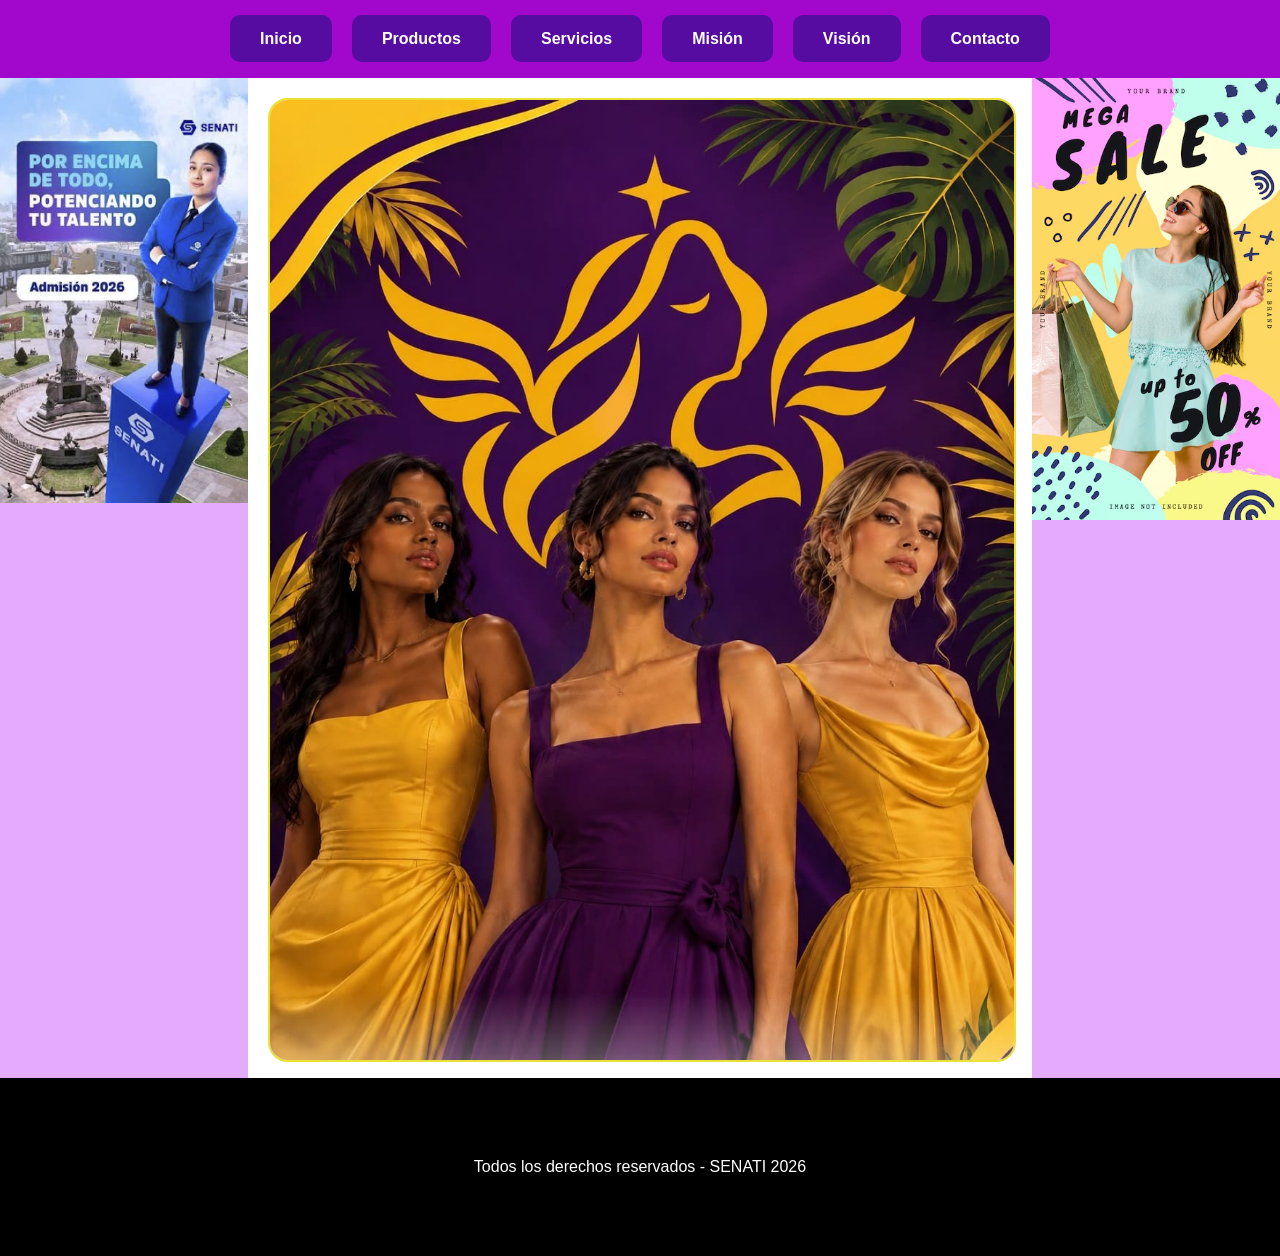
<file: index.html>
<!DOCTYPE html>
<html lang="es">
<head>
    <meta charset="UTF-8">
    <meta name="viewport" content="width=device-width, initial-scale=1.0">
    <title>AtenasSStars</title>
    <link rel="stylesheet" href="estilos/estilo.css">
    <link rel="icon" href="iconos/iconoatenasstars.png">
</head>
<body>
    <header>
        <nav> 
            <input type="checkbox" id="activadormenu"> 
            <label for="activadormenu" id="hamburguesa">≡</label>
            <ul id="menu">
                <li><a href="portada.html" target="frame_contenido">Inicio</a></li>
                <li><a href="productos.html" target="frame_contenido">Productos</a></li>
                <li><a href="servicios.html" target="frame_contenido">Servicios</a></li>
                <li><a href="mision.html" target="frame_contenido">Misión</a></li>
                <li><a href="vision.html" target="frame_contenido">Visión</a></li>
                <li><a href="contacto.html" target="frame_contenido">Contacto</a></li>
            </ul>
        </nav>
    </header>
    <div id="contenedor">
        <div id="publicidad1">
            <img src="imagen/publicidad/senati-4.png" alt="SENATI">
        </div>
        <div id="contenido">
            <iframe name="frame_contenido" src="portada.html" frameborder="0"></iframe>
        </div>
        <div id="publicidad2">
           <img src="imagen/publicidad/publicidad1.avif" alt="publicidad">
        </div>
    </div>
    <footer>
        <p>Todos los derechos reservados - SENATI 2026</p>
    </footer>
</body>
</html>
</file>
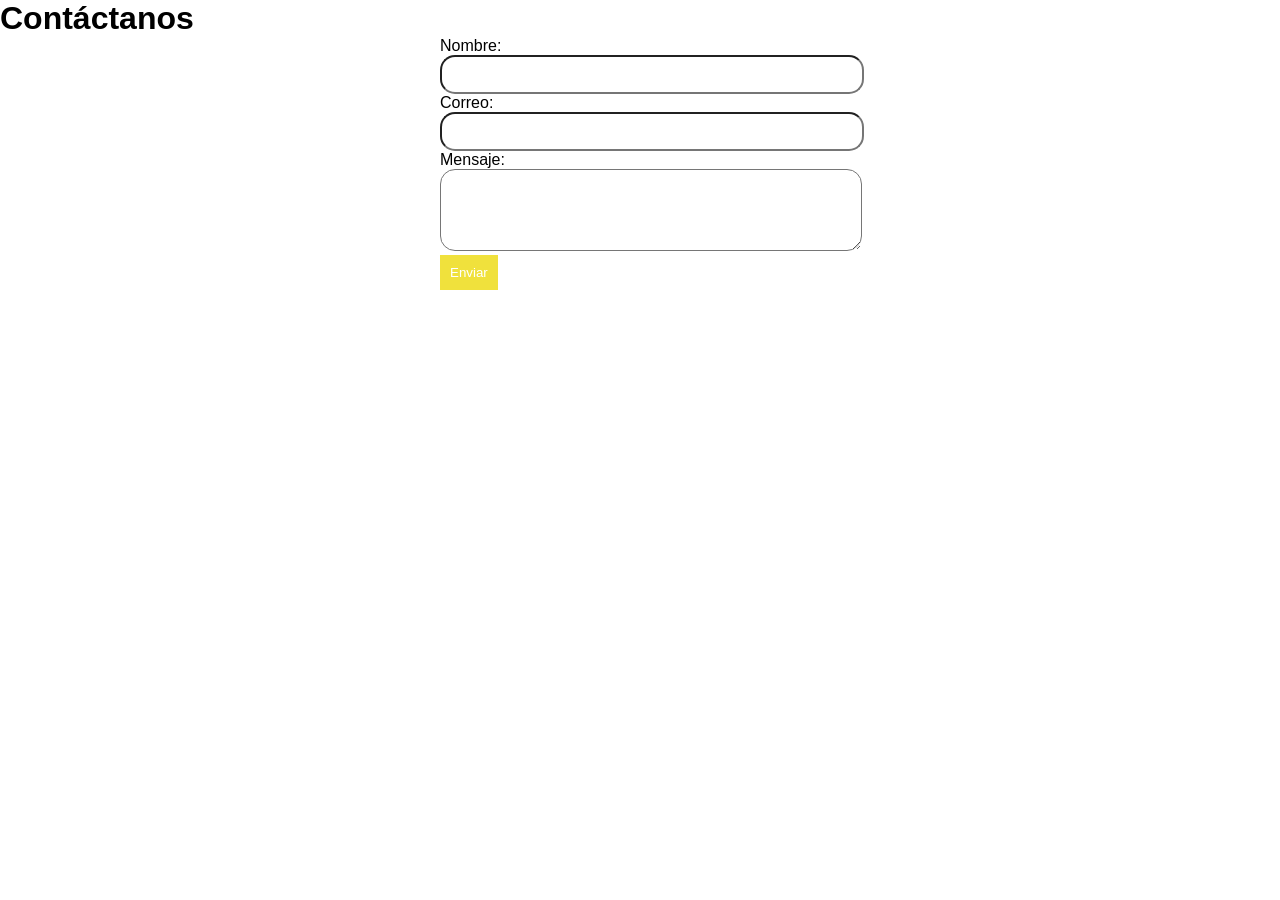
<file: contacto.html>
<!DOCTYPE html>
<html lang="es">
<head>
    <meta charset="UTF-8">
    <meta name="viewport" content="width=device-width, initial-scale=1.0">
    <title>Contacto</title>
    <link rel="stylesheet" href="estilos/estilo.css">
</head>
<body>
<div>
    <h1>Contáctanos</h1>
    <form action="">
        <label for="">Nombre:</label>
        <input type="text" name="nombre" required>
        <label for="">Correo:</label>
        <input type="text" name="correo" required>
        <label for="">Mensaje:</label>
        <textarea name="mensaje" rows="4" required></textarea>
        <button>Enviar</button>
    </form>
</div>
</body>
</html>
</file>
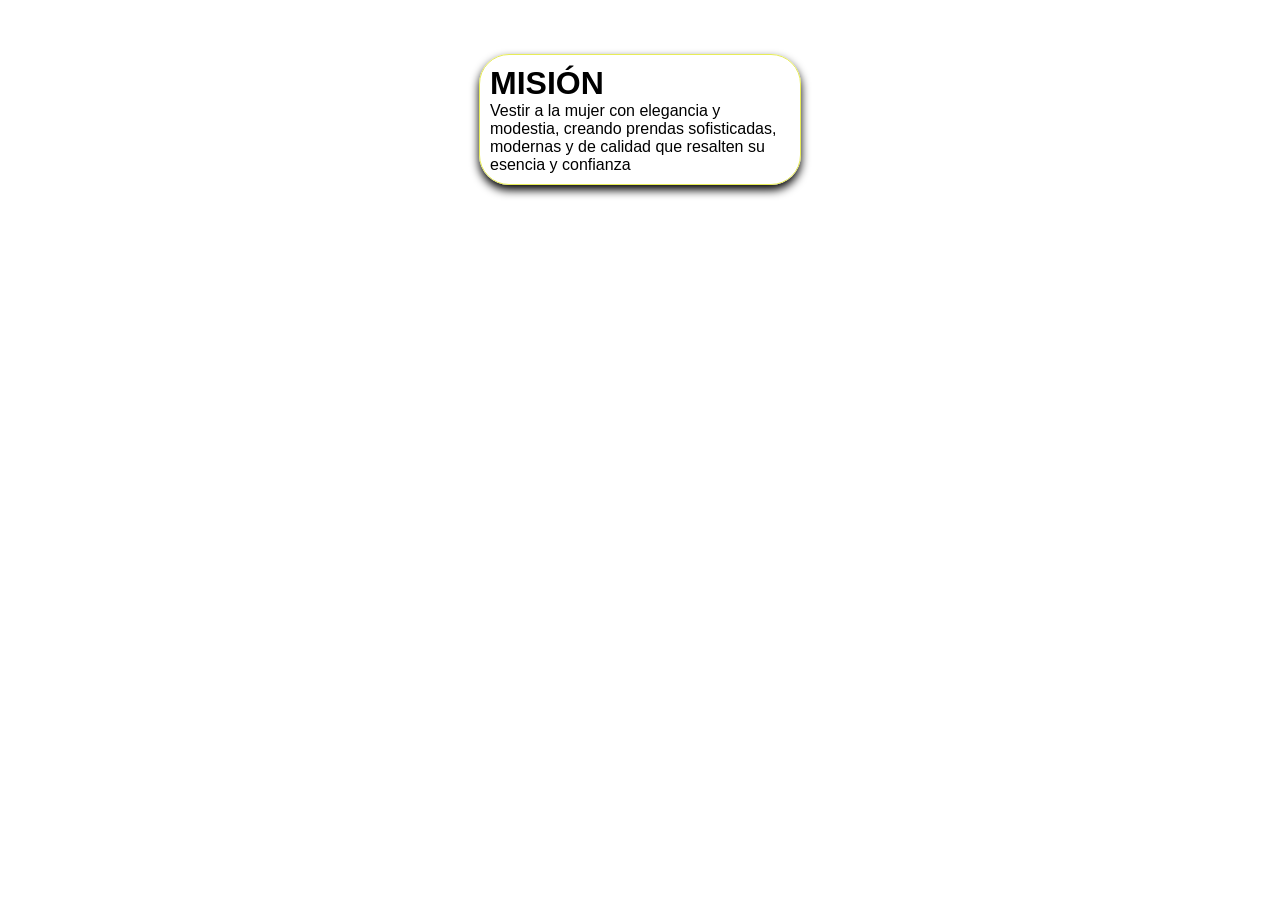
<file: mision.html>
<!DOCTYPE html>
<html lang="es">
<head>
    <meta charset="UTF-8">
    <meta name="viewport" content="width=device-width, initial-scale=1.0">
    <title>Misión</title>
    <link rel="stylesheet" href="estilos/estilo.css">
</head>
<body>
<br>
<br>
<br>
<div class="mis_vis">
    <h1>MISIÓN</h1>
    <p>Vestir a la mujer con elegancia y modestia, creando prendas sofisticadas, modernas y de calidad que resalten su esencia y confianza</p>
</div>
    
</body>
</html>
</file>
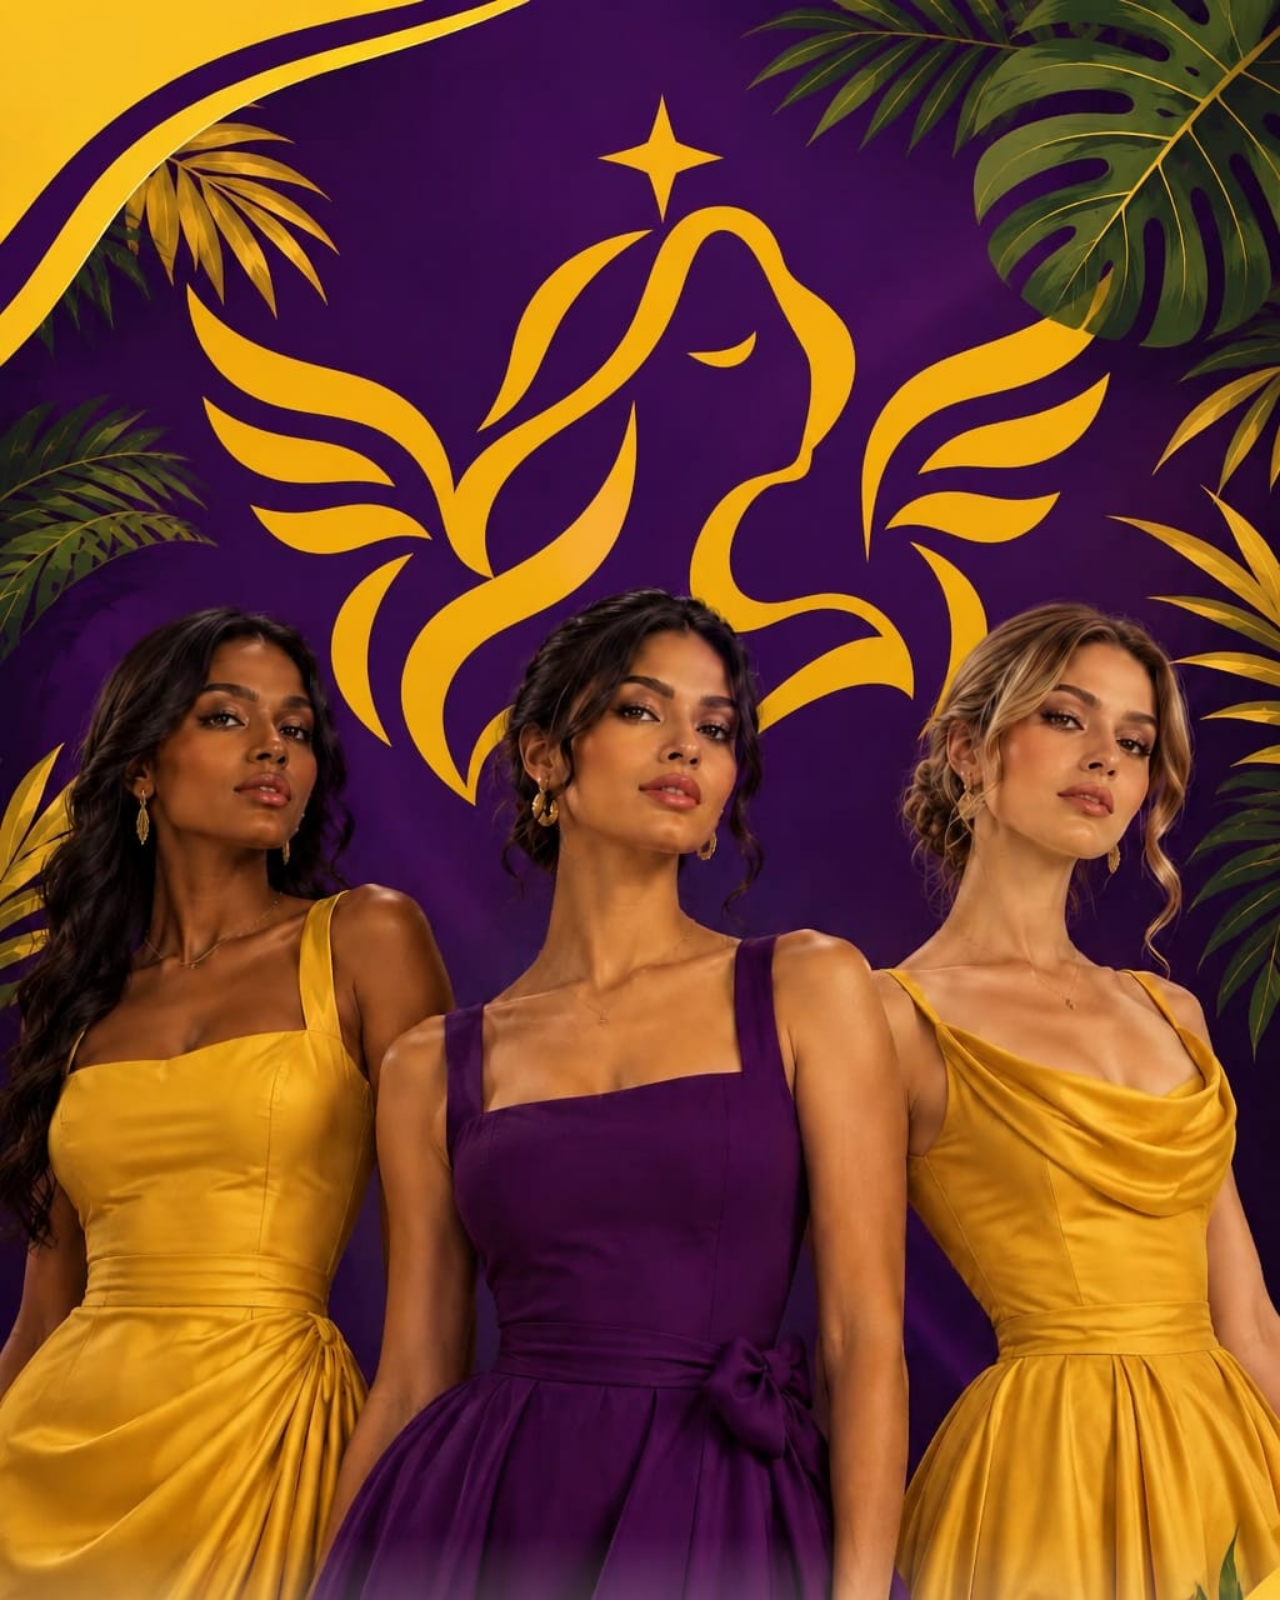
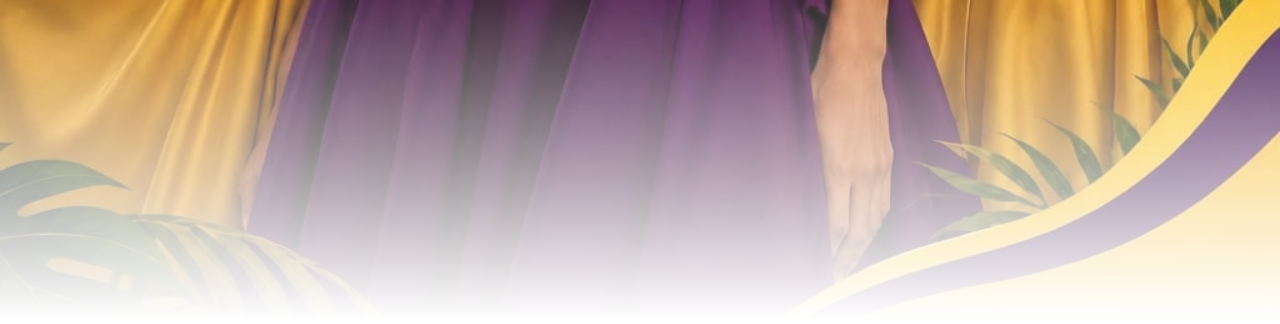
<file: portada.html>
<!DOCTYPE html>
<html lang="es">
<head>
    <meta charset="UTF-8">
    <meta name="viewport" content="width=device-width, initial-scale=1.0">
    <title>Portada</title>
    <link rel="stylesheet" href="estilos/estilo.css">
</head>
<body>
    <div class="portada">
   
    <img src="imagen/portada/portada.jpeg" alt="portada">
    </div>
</body>
</html>
</file>
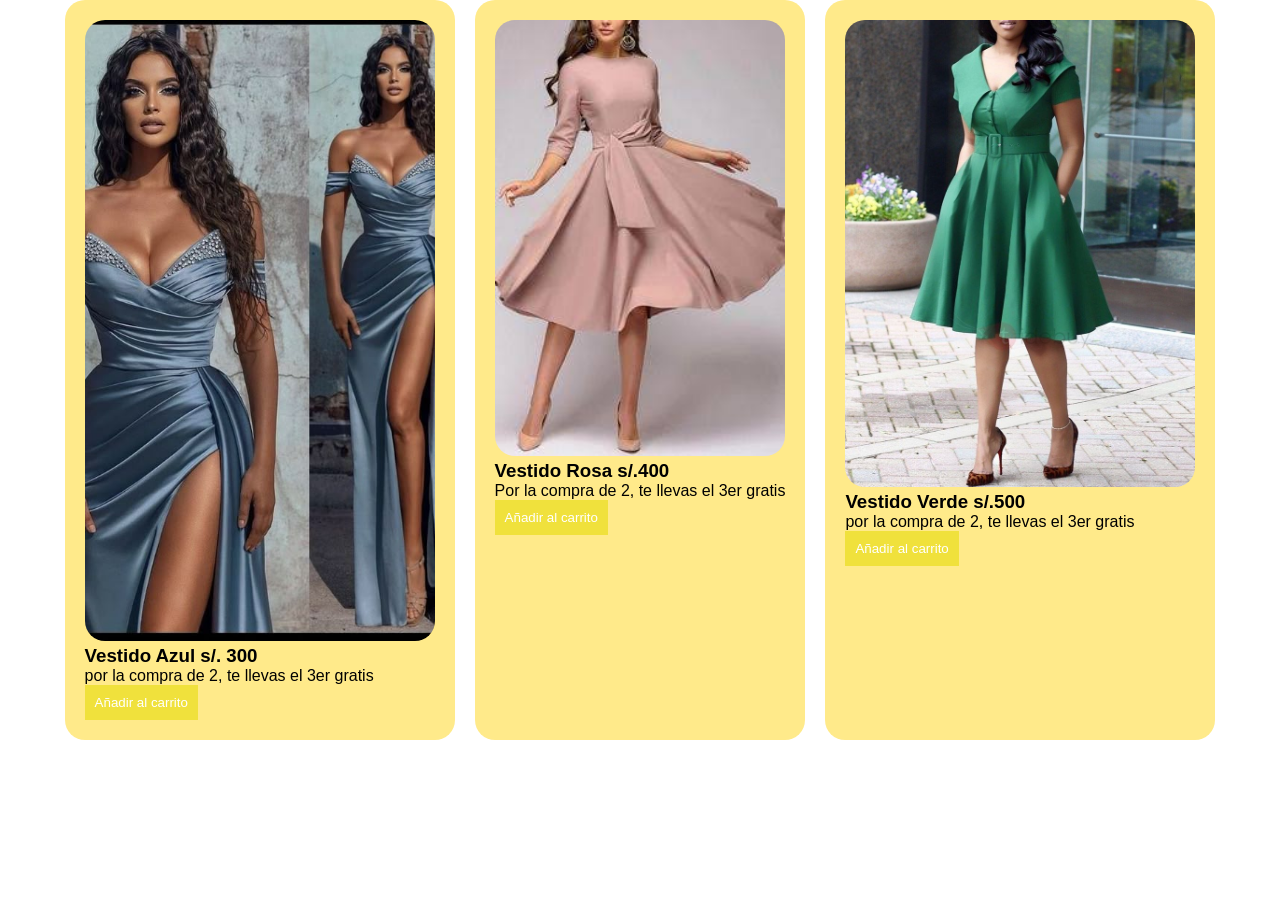
<file: productos.html>
<!DOCTYPE html>
<html lang="es">
<head>
    <meta charset="UTF-8">
    <meta name="viewport" content="width=device-width, initial-scale=1.0">
    <title>Productos</title>
    <link rel="stylesheet" href="estilos/estilo.css">
     
</head>
<body>
 
<div id="galeria_prod">

      <div class="prod">
        <img src="imagen/producto/vestido azul.jpg" alt="Vestido Azul">
        <h3>Vestido Azul s/. 300</h3>
        <p>por la compra de 2, te llevas el 3er gratis</p>
        <button>Añadir al carrito</button>
      </div>

      <div class="prod">
        <img src="imagen/producto/vestido rosa.jpeg" alt="Vestido Rosa">
        <h3>Vestido Rosa s/.400</h3>
        <P>Por la compra de 2, te llevas el 3er gratis</P>
        <button>Añadir al carrito</button>
     </div>

     <div class="prod">
        <img src="imagen/producto/vestido verde.jpg" alt="Vestido Verde">
        <h3>Vestido Verde s/.500</h3>
        <p>por la compra de 2, te llevas el 3er gratis</p>
        <button>Añadir al carrito</button>
     </div>    

</div>
</body>
</html>
</file>
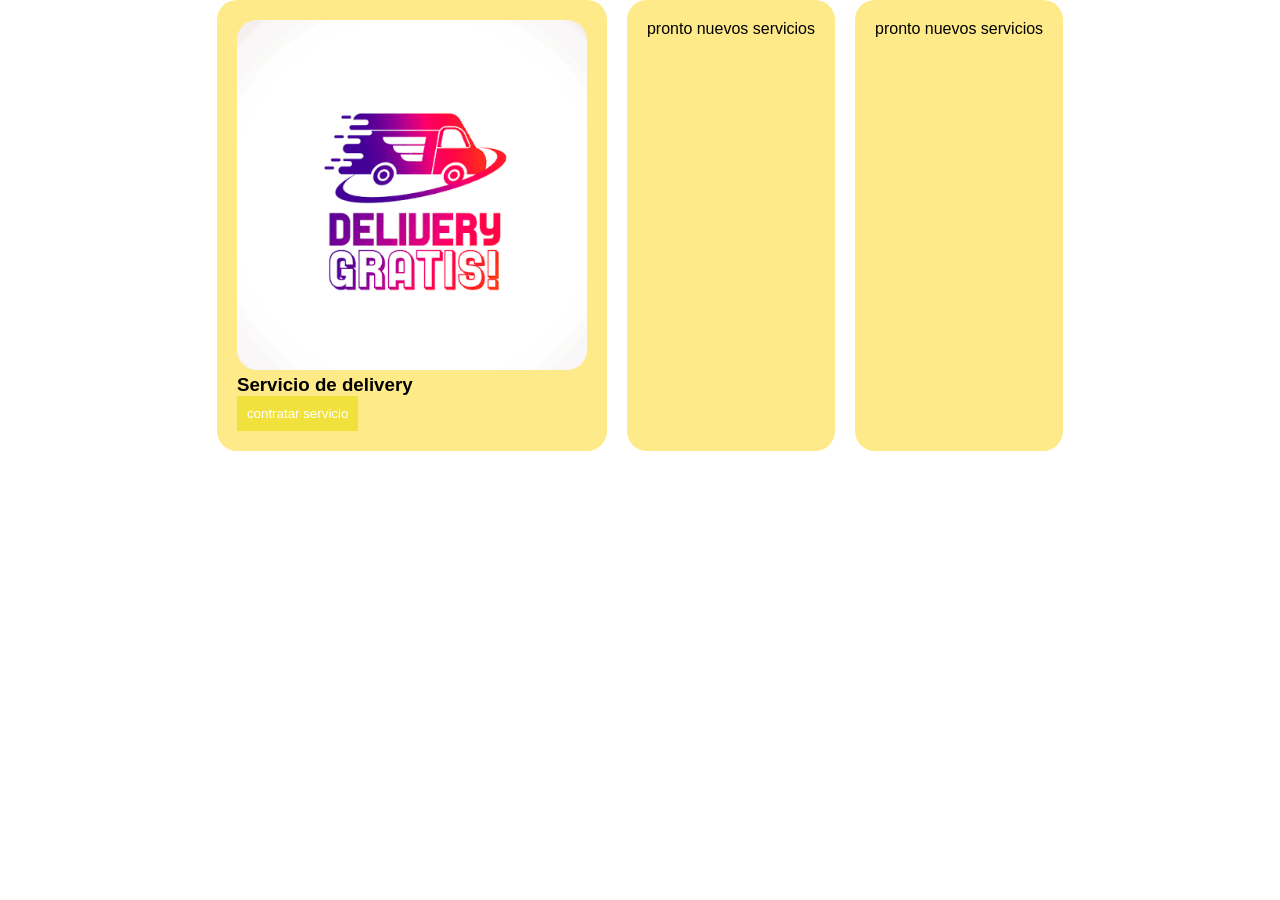
<file: servicios.html>
<!DOCTYPE html>
<html lang="es">
<head>
    <meta charset="UTF-8">
    <meta name="viewport" content="width=device-width, initial-scale=1.0">
    <title>Servicios</title>
    <link rel="stylesheet" href="estilos/estilo.css">
</head>
<body>
   <div id="galeria_prod">

<div class="prod">

<img src="imagen/servicios/servicio.png" alt="servicio de delivery">
<h3>Servicio de delivery</h3>
<button>contratar servicio</button>
</div>

<div class="prod">
<p>pronto nuevos servicios</p>
</div>

<div class="prod">
<p>pronto nuevos servicios</p>
</div>

   </div>
</body>
</html>
</file>
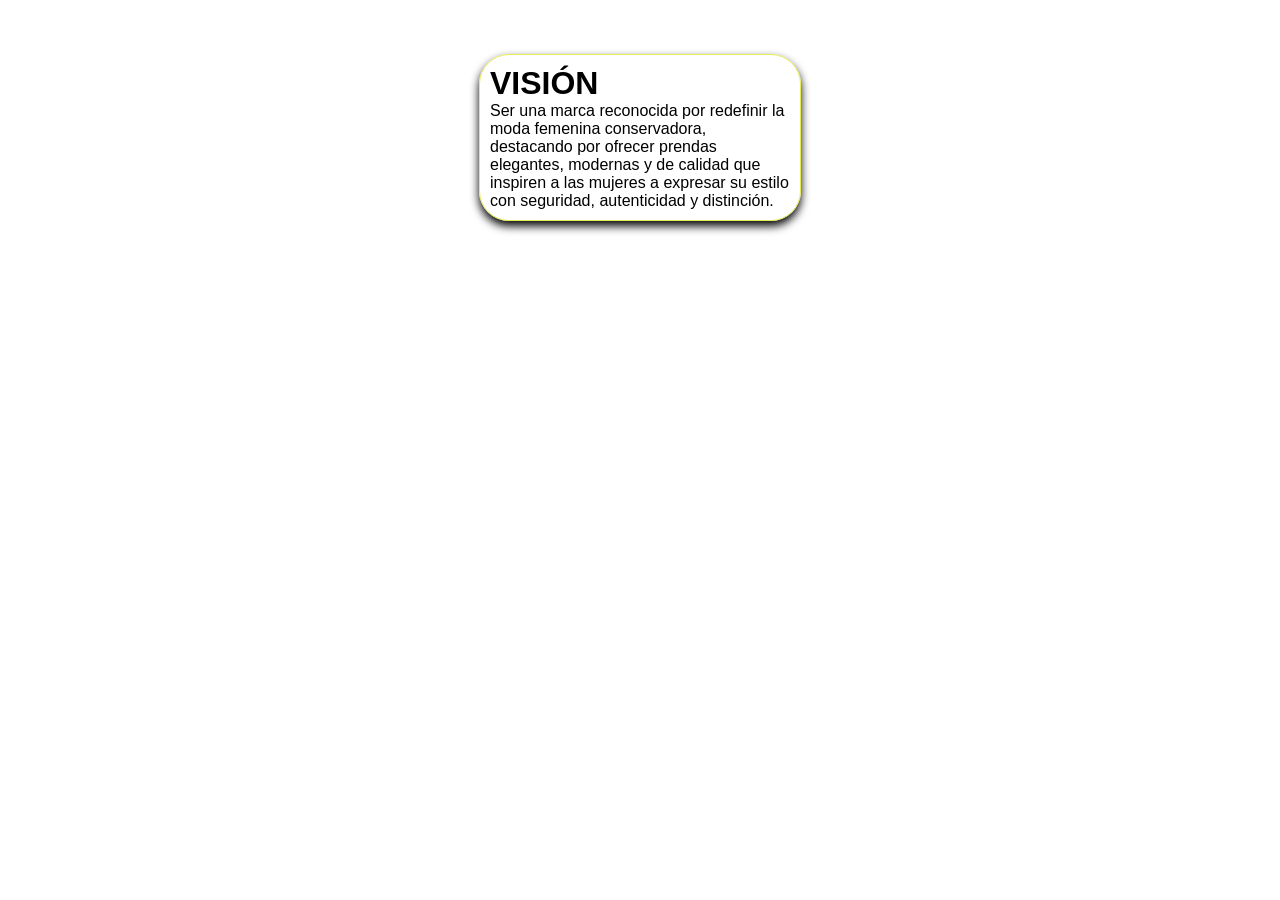
<file: vision.html>
<!DOCTYPE html>
<html lang="es">
<head>
    <meta charset="UTF-8">
    <meta name="viewport" content="width=device-width, initial-scale=1.0">
    <title>visión</title>
    <link rel="stylesheet" href="estilos/estilo.css">
</head>
<body>
    <br>
    <br>
    <br>

    <div class="mis_vis">
    <h1>VISIÓN</h1>
    <p>Ser una marca reconocida por redefinir la moda femenina conservadora, destacando por ofrecer prendas elegantes, modernas y de calidad que inspiren a las mujeres a expresar su estilo con seguridad, autenticidad y distinción.</p>
</div>
    
</body>
</html>
</file>
<file: estilos/estilo.css>
*{
    margin: 0;
    padding: 0;
}

/* aqui personalizo la fuente de ña página y el color de fondo */
body{
font-family: Arial, Helvetica, sans-serif;
background-color: #ffffff;
}
/* AQUÍ PERSONALIZO LA CABECERA O EL MENU DE NAVEGACION */
header{
    background-color: #a108cb;
    color: white;
    text-align: center;
}
#menu{
    list-style: none;
    display: flex;
    gap: 20px;
    justify-content: center;
    padding: 30px;
}
#menu a{
    text-decoration: none;
    color: white;
    background-color: #560ba1;
    padding: 15px 30px;
    border-radius: 10px;
    font-weight: bolder;
    transition: all 0.3s ease;
}
#menu a:hover{
    background-color: #9207e3;
}

/* Aquí voy a personalizar el cuerpo de mi página */
#contenedor{
    display: flex;
    min-height: 1000px;
}
#publicidad1{
    width: 20%;
    background-color: #e4aafb;
}
#contenido{
    width: 60%;
    background-color: #ffffff;
    padding: 20px;
}
#publicidad2{
    width: 20%;
    background-color: #e4aafb;
}
iframe{
    width: 100%;
    height: 100%;
    border: 2px solid #eae137;
    border-radius: 20px;
}
footer{
    background-color: #000000;

    color: #ffffff;
    text-align: center;
    padding: 80px;
}

/* AQUÍ PERSONALIZO PRODUCTOS */
#galeria_prod{
    display: grid;
grid-template-columns: repeat(3, auto);
justify-content: center;
gap: 20px;
}
.prod{
    background-color: #ffea8a;
    max-width: 350px;
    padding: 20px;
    border-radius: 20px;
}
.prod img{
    width: 100%;
    border-radius: 20px;
}
.prod:hover{
    box-shadow: 0px 5px 10px #7125ce;
    border: 1px solid yellow;
}
button{
    padding: 10px;
    background-color: #f0e13c;
    color: #ffffff;
    border: none;
    cursor: pointer;

}
button:hover{
    background-color: #bb1ed0;

}
#publicidad1 img{
    width: 100%;
}
#publicidad2 img{
    width: 100%;
}
.portada img{
    width: 100%;
    mask-image: linear-gradient(to bottom, black 80%, transparent 100%);
  -webkit-mask-image: linear-gradient(to bottom, black 80%, transparent 100%);
}
.mis_vis{
    border: 1px solid #e7ec56;
    width: 300px;
    border-radius: 30px;
    margin: auto;
    padding: 10px;
    box-shadow: 0px 5px 10px;
}
/* AQUÍ PERSONALIZO CONTACTO */
form{
    max-width: 400px;
    margin: auto;
    text-align: left;
}
.contacto{
    width: 100%;
    background-color: #e4aafb;
}
input, textarea{
    width: 100%;
    padding: 10px;
    border-radius: 15px;
    
}
#hamburguesa{
        front-size: 30px;
        cursor: pointer;
        display: none;
    }
    #activadormenu{
        display: none;
    }
/*AQUIPERSONALIZO MI PAGINA PARA QUE SE ADAPTE A OTROS DISPOSITIVOS*/
@media (max-width: 750px){
    #menu{
        flex-direction: column;
        gap: 1px;
        padding: 0%;
        display: none;
    }
    #menu a{
        display: flex;
        justify-content: center;
    }
    #contenedor{
        flex-direction: column;
        text-align: center;
    }
    #publicidad1, #contenido, #publicidad2{
        width: 100%;
    }
    #publicidad1 img{
        width: 300px;
       
    }
    #publicidad2 img{
        width: 300px;
        
    }
    iframe{
        height: 600px ;
    }
    #galeria_prod{
        grid-template-columns: repeat(1, auto);
    }
    #hamburguesa{
        display: block;
    }
    #activadormenu:checked + #hamburguesa + #menu {
        display: flex;
    }
    
 }
</file>
